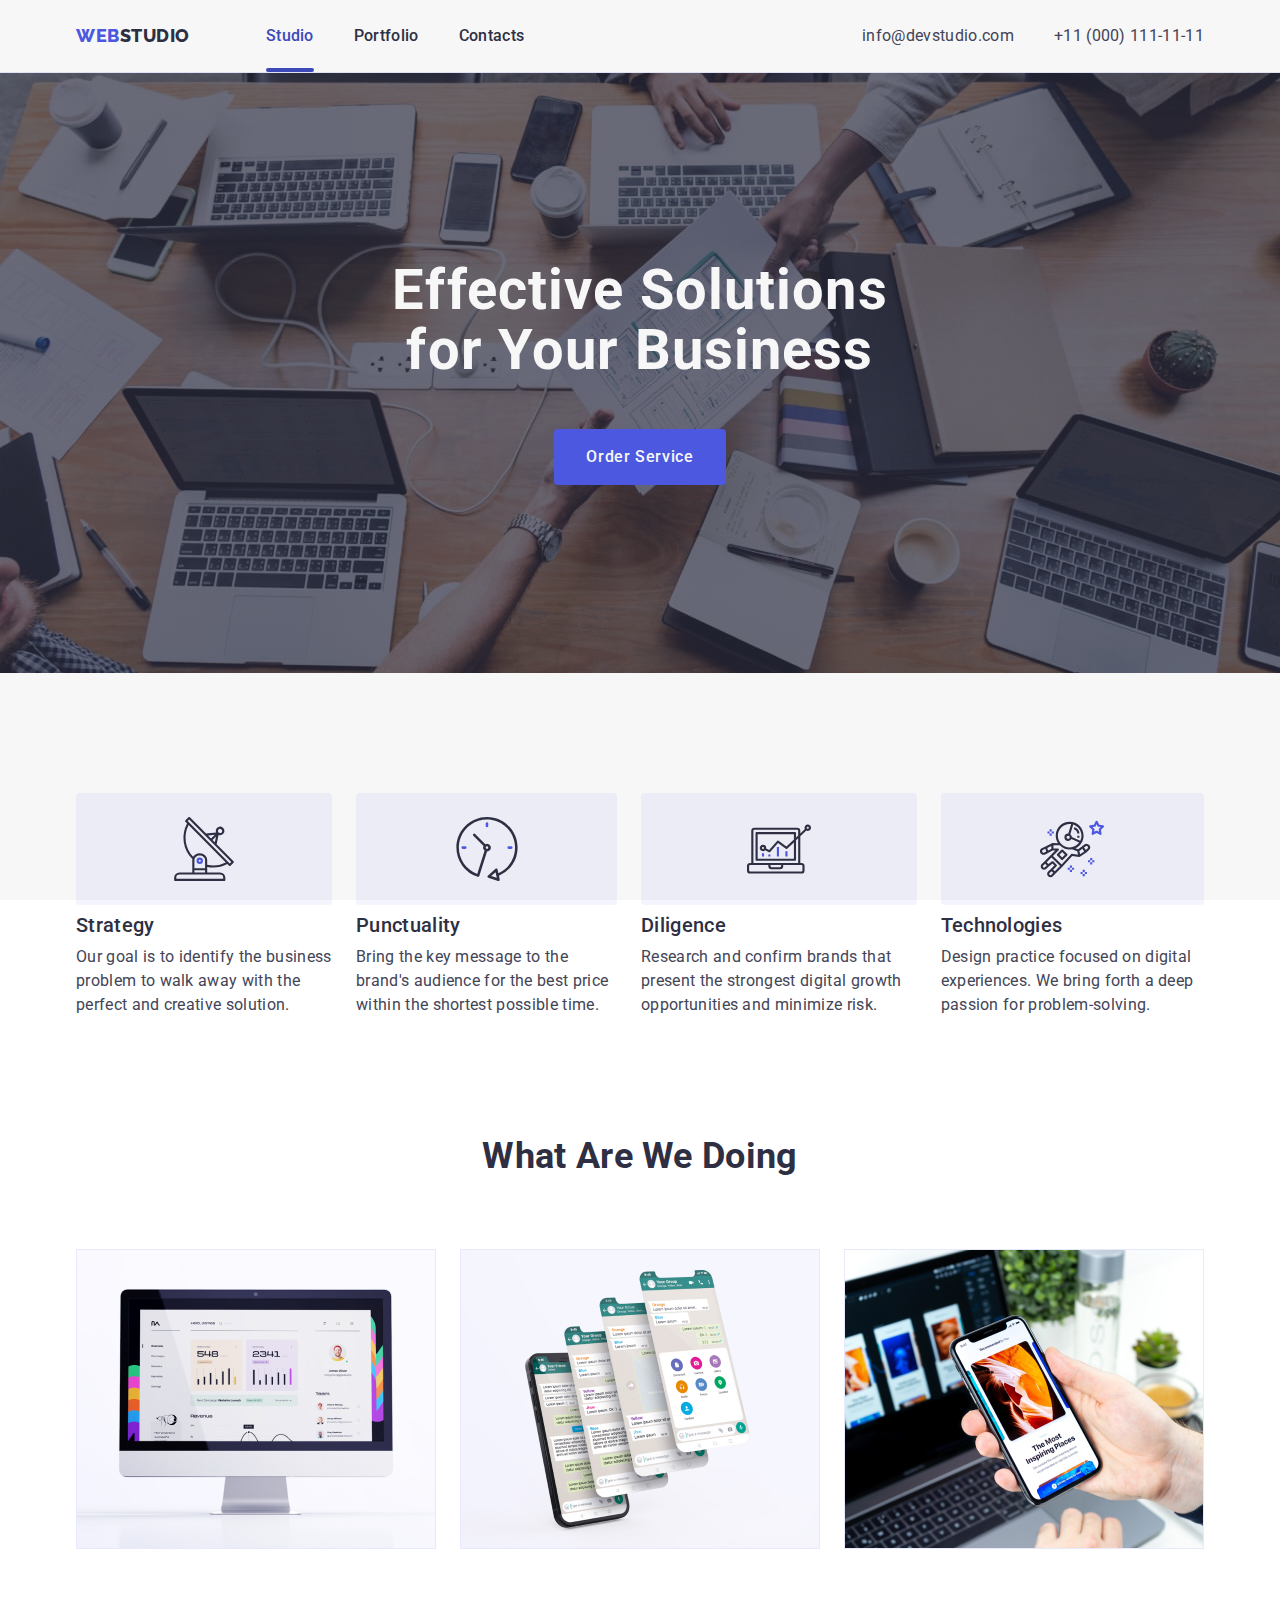
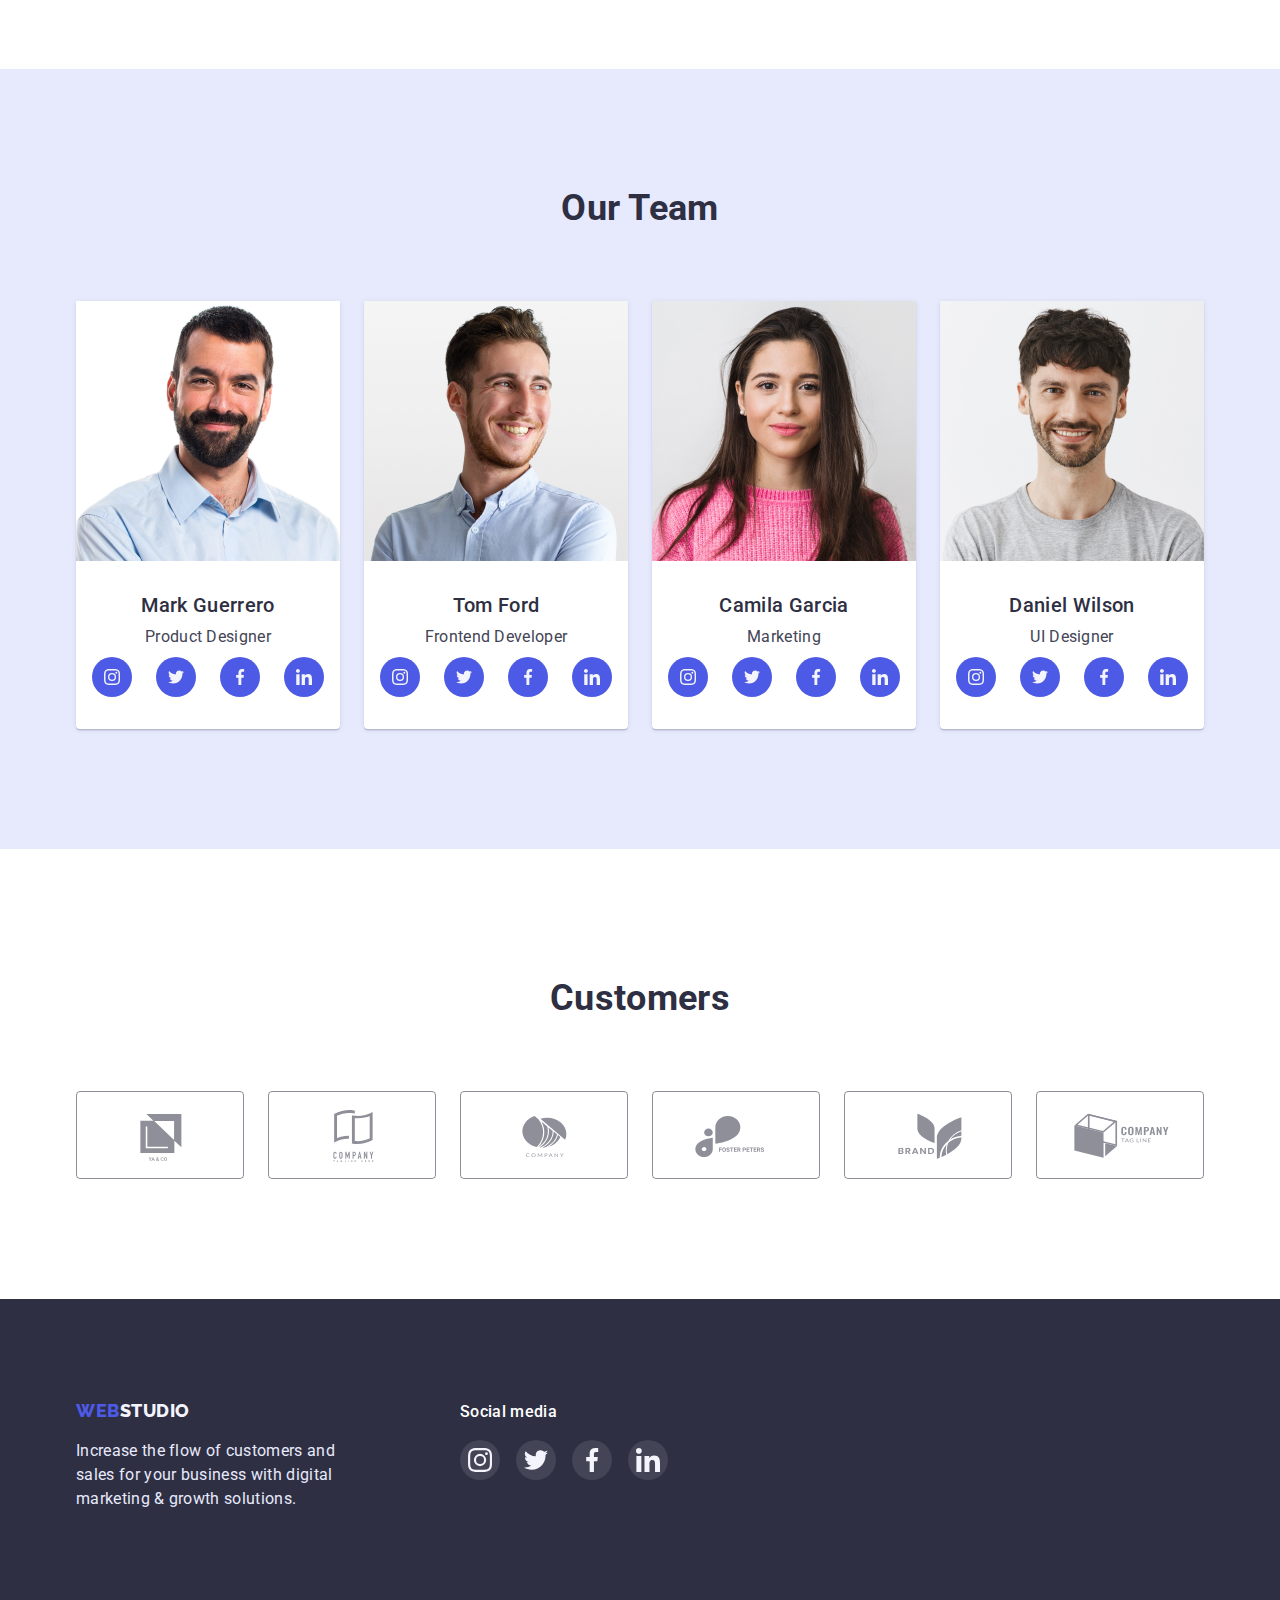
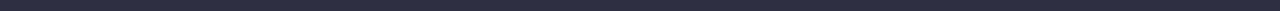
<file: index.html>
<!DOCTYPE html>
<html lang="en">
<head>
    <meta charset="UTF-8">
    <meta http-equiv="X-UA-Compatible" content="IE=edge">
    <meta name="viewport" content="width=device-width, initial-scale=1.0">
    <title>WebStudio</title>
    <link rel="preconnect" href="https://fonts.googleapis.com">
    <link rel="preconnect" href="https://fonts.gstatic.com" crossorigin>
    <link href="https://fonts.googleapis.com/css2?family=Raleway:wght@800&family=Roboto:wght@400;500;700;900&display=swap"
    rel="stylesheet">
    <link rel="stylesheet" href="https://cdnjs.cloudflare.com/ajax/libs/modern-normalize/1.1.0/modern-normalize.min.css">
    <link rel="stylesheet" href="./css/styles.css">
</head>
<body>  
    <header class="page-header">
        <div class="container head-list">
            <nav class="head-nav">
                <a href="./index.html" class="logo">
                    <span class="logo-web">Web</span>Studio</a>
            
                <ul class="site-nav list">
                    <li class="chapter"><a href="./index.html" class="link current">Studio</a></li>
                    <li class="chapter"><a href="./portfolio.html" class="link">Portfolio</a></li>
                    <li class="chapter"><a href="" class="link">Contacts</a></li>
                </ul>
            </nav>
            <address class="head-address">
                <ul class="address-nav list">
                    <li class="chapter"><a href="mailto:info@devstudio.com" class="ping">info@devstudio.com</a></li>
                    <li class="chapter"><a href="tel:+110001111111" class="ping">+11 (000) 111-11-11</a></li>
                </ul>
            </address>
        </div>
    </header>

    <main>
        <section class="section hero">
            <div class="container">
                <h1 class="main-title">Effective Solutions for Your Business</h1>
                <button type="button" class="push" data-modal-open>Order Service</button>
            </div>
        </section>
        
        <section class="section odds">
            <div class="container">
                <h2 class="section-title visually-hidden">Our advantages</h2>
                <ul class="advantages list">
                    <li class="chapter">
                        <h3 class="section-item">Strategy</h3>
                        <p class="item-description skills">Our goal is to identify the business
                            problem to walk away with the perfect and creative solution.</p>
                    </li>
                    <li class="chapter">
                        <h3 class="section-item">Punctuality</h3>
                        <p class="item-description skills">Bring the key message to the brand's audience for the best price within the shortest possible time.</p>
                    </li>
                    <li class="chapter">
                        <h3 class="section-item">Diligence</h3>
                        <p class="item-description skills">Research and confirm brands that present the strongest digital growth opportunities and minimize risk.
                        </p>
                    </li>
                    <li class="chapter">
                        <h3 class="section-item">Technologies</h3>
                        <p class="item-description skills">Design practice focused on digital experiences. We bring forth a deep passion for problem-solving.</p>
                    </li>
                </ul>
            </div>
        </section>
        
        <section class="section work">
            <div class="container">
                <h2 class="section-title">What Are We Doing</h2>
                <ul class="work-nav list">
                    <li class="chapter">
                        <img src="./images/doing1.jpg" alt="profile" width="360" height="300">
                    </li>
                    <li class="chapter">
                        <img src="./images/doing2.jpg" alt="apps" width="360" height="300">
                    </li>
                    <li class="chapter">
                        <img src="./images/doing3.jpg" alt="pictures" width="360" height="300">
                    </li>
                </ul>
            </div>
        </section>
        
        <section class="section tint">
            <div class="container">
                <h2 class="section-title">Our Team</h2>
                <ul class="team-nav list">
                    <li class="chapter">
                        <img src="./images/team1.jpg" alt="Mark Guerrero" width="264" height="260">
                        <div class="team-name">
                            <h3 class="section-item">Mark Guerrero</h3>
                            <p class="item-description">Product Designer</p>
                            <ul class="team-link">
                                <li class="team-social">
                                    <a href="" class="btn-social">
                                        <svg class="icon-team-social">
                                            <use href="./images/icons.svg#icon-instagram"></use>
                                        </svg>
                                    </a>
                                </li>
                                <li class="team-social">
                                    <a href="" class="btn-social">
                                        <svg class="icon-team-social">
                                            <use href="./images/icons.svg#icon-twitter"></use>
                                        </svg>
                                    </a>
                                </li>
                                <li class="team-social">
                                    <a href="" class="btn-social">
                                        <svg class="icon-team-social">
                                            <use href="./images/icons.svg#icon-facebook"></use>
                                        </svg>
                                    </a>
                                </li>
                                <li class="team-social">
                                    <a href="" class="btn-social">
                                        <svg class="icon-team-social">
                                            <use href="./images/icons.svg#icon-linkedin"></use>
                                        </svg>
                                    </a>
                                </li>
                            </ul>
                        </div>
                    </li>
                    <li class="chapter">
                        <img src="./images/team2.jpg" alt="Tom Ford" width="264" height="260">
                        <div class="team-name">
                            <h3 class="section-item">Tom Ford</h3>
                            <p class="item-description">Frontend Developer</p>
                            <ul class="team-link">
                                <li class="team-social">
                                    <a href="" class="btn-social">
                                        <svg class="icon-team-social">
                                            <use href="./images/icons.svg#icon-instagram"></use>
                                        </svg>
                                    </a>
                                </li>
                                <li class="team-social">
                                    <a href="" class="btn-social">
                                        <svg class="icon-team-social">
                                            <use href="./images/icons.svg#icon-twitter"></use>
                                        </svg>
                                    </a>
                                </li>
                                <li class="team-social">
                                    <a href="" class="btn-social">
                                        <svg class="icon-team-social">
                                            <use href="./images/icons.svg#icon-facebook"></use>
                                        </svg>
                                    </a>
                                </li>
                                <li class="team-social">
                                    <a href="" class="btn-social">
                                        <svg class="icon-team-social">
                                            <use href="./images/icons.svg#icon-linkedin"></use>
                                        </svg>
                                    </a>
                                </li>
                            </ul>
                        </div>
                    </li>
                    <li class="chapter">
                        <img src="./images/team3.jpg" alt="Camila Garcia" width="264" height="260">
                        <div class="team-name">
                            <h3 class="section-item">Camila Garcia</h3>
                            <p class="item-description">Marketing</p>
                            <ul class="team-link">
                                <li class="team-social">
                                    <a href="" class="btn-social">
                                        <svg class="icon-team-social">
                                            <use href="./images/icons.svg#icon-instagram"></use>
                                        </svg>
                                    </a>
                                </li>
                                <li class="team-social">
                                    <a href="" class="btn-social">
                                        <svg class="icon-team-social">
                                            <use href="./images/icons.svg#icon-twitter"></use>
                                        </svg>
                                    </a>
                                </li>
                                <li class="team-social">
                                    <a href="" class="btn-social">
                                        <svg class="icon-team-social">
                                            <use href="./images/icons.svg#icon-facebook"></use>
                                        </svg>
                                    </a>
                                </li>
                                <li class="team-social">
                                    <a href="" class="btn-social">
                                        <svg class="icon-team-social">
                                            <use href="./images/icons.svg#icon-linkedin"></use>
                                        </svg>
                                    </a>
                                </li>
                            </ul>
                        </div>
                    </li>
                    <li class="chapter">
                        <img src="./images/team4.jpg" alt="Daniel Wilson" width="264" height="260">
                        <div class="team-name">
                            <h3 class="section-item">Daniel Wilson</h3>
                            <p class="item-description">UI Designer</p>
                            <ul class="team-link">
                                <li class="team-social">
                                    <a href="" class="btn-social">
                                        <svg class="icon-team-social">
                                            <use href="./images/icons.svg#icon-instagram"></use>
                                        </svg>
                                    </a>
                                </li>
                                <li class="team-social">
                                    <a href="" class="btn-social">
                                        <svg class="icon-team-social">
                                            <use href="./images/icons.svg#icon-twitter"></use>
                                        </svg>
                                    </a>
                                </li>
                                <li class="team-social">
                                    <a href="" class="btn-social">
                                        <svg class="icon-team-social">
                                            <use href="./images/icons.svg#icon-facebook"></use>
                                        </svg>
                                    </a>
                                </li>
                                <li class="team-social">
                                    <a href="" class="btn-social">
                                        <svg class="icon-team-social">
                                            <use href="./images/icons.svg#icon-linkedin"></use>
                                        </svg>
                                    </a>
                                </li>
                            </ul>
                        </div>
                    </li>
                </ul>
            </div>
        </section>

        <section class="section customers">
            <div class="container">
                <h2 class="section-title">Customers</h2>
                <ul class="clients-list">
                    <li class="client">
                        <a href="" class="client-page">
                            <svg class="client-icon" width="104" height="56">
                                <use href="./images/icons.svg#icon-customer1"></use>
                            </svg>
                        </a>
                    </li>
                    <li class="client">
                        <a href="" class="client-page">
                            <svg class="client-icon" width="104" height="56">
                                <use href="./images/icons.svg#icon-customer2"></use>
                            </svg>
                        </a>
                    </li>
                    <li class="client">
                        <a href="" class="client-page">
                            <svg class="client-icon" width="104" height="56">
                                <use href="./images/icons.svg#icon-customer3"></use>
                            </svg>
                        </a>
                    </li>
                    <li class="client">
                        <a href="" class="client-page">
                            <svg class="client-icon" width="104" height="56">
                                <use href="./images/icons.svg#icon-customer4"></use>
                            </svg>
                        </a>
                    </li>
                    <li class="client">
                        <a href="" class="client-page">
                            <svg class="client-icon" width="104" height="56">
                                <use href="./images/icons.svg#icon-customer5"></use>
                            </svg>
                        </a>
                    </li>
                    <li class="client">
                        <a href="" class="client-page">
                            <svg class="client-icon" width="104" height="56">
                                <use href="./images/icons.svg#icon-customer6"></use>
                            </svg>
                        </a>
                    </li>
                </ul>
            </div>
        </section>
    </main>

    <footer class="section foot">
        <div class="container foot-info">
            <div class="foot-logo-end">
                <a href="./index.html" class="logo foot-part">
                    <span class="logo-web">Web</span>Studio</a>
                <p class="item-description">Increase the flow of customers and sales for your business with digital marketing & growth
                    solutions.</p>
            </div>
            <div class="foot-social-links">
                <p class="media">Social media</p>
                <ul class="social-list">
                    <li class="social-item">
                        <a href="" class="foot-link-back">
                            <svg class="foot-link-sign" width="24px" height="24px">
                                <use href="./images/icons.svg#icon-instagram-footer"></use>
                            </svg>
                        </a>
                    </li>
                    <li class="social-item">
                        <a href="" class="foot-link-back">
                            <svg class="foot-link-sign" width="24px" height="24px">
                                <use href="./images/icons.svg#icon-twitter-footer"></use>
                            </svg>
                        </a>
                    </li>
                    <li class="social-item">
                        <a href="" class="foot-link-back">
                            <svg class="foot-link-sign" width="24px" height="24px">
                                <use href="./images/icons.svg#icon-facebook-footer"></use>
                            </svg>
                        </a>
                    </li>
                    <li class="social-item">
                        <a href="" class="foot-link-back">
                            <svg class="foot-link-sign" width="24px" height="24px">
                                <use href="./images/icons.svg#icon-linkedin-footer"></use>
                            </svg>
                        </a>
                    </li>
                </ul>
            </div>
        </div>   
    </footer>

    <div class="backdrop is-hidden" data-modal>
        <div class="modal">
            <button type="button" class="modal-close" data-modal-close>
                <svg class="btn-modal" width="8" height="8">
                    <use href="./images/icons.svg#icon-modal-btn-default"></use>
                </svg>
            </button>
        </div>
    </div>

    <script src="./js/modal.js"></script>
</body>
</html>
</file>
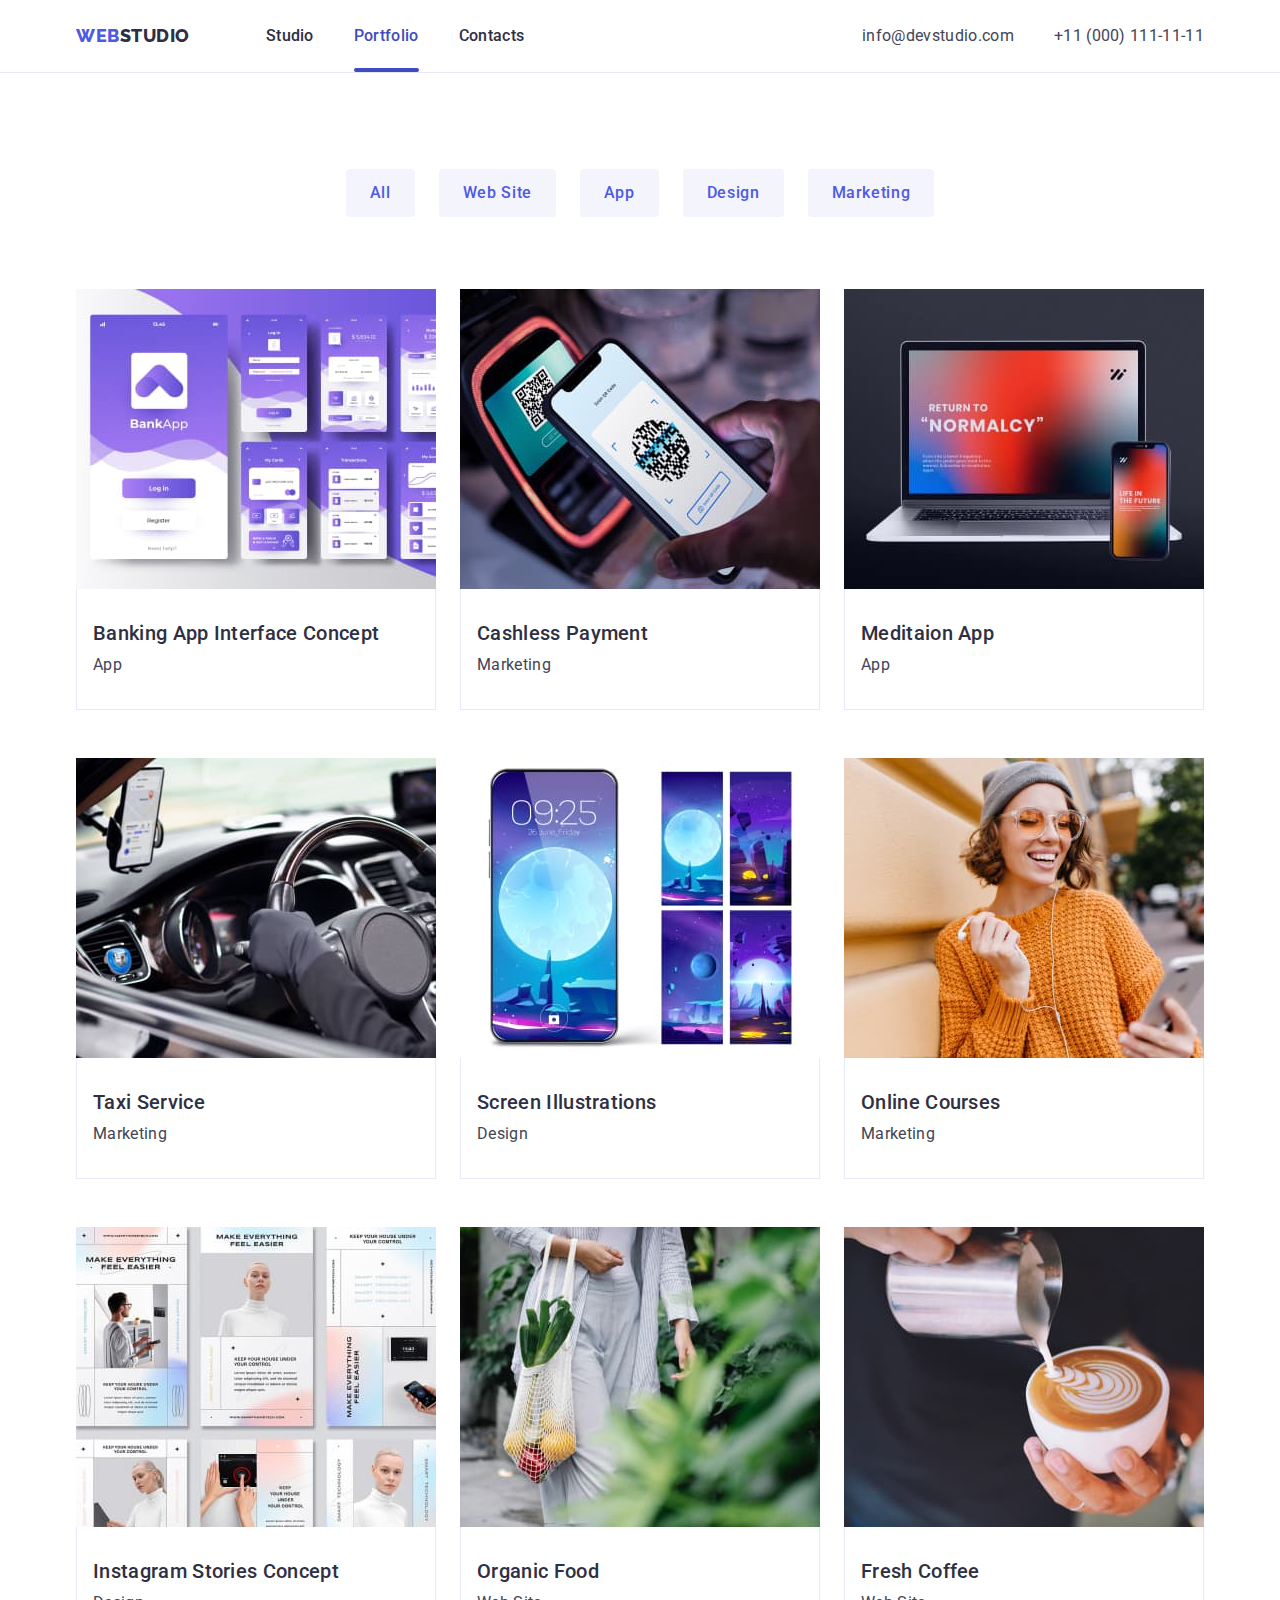
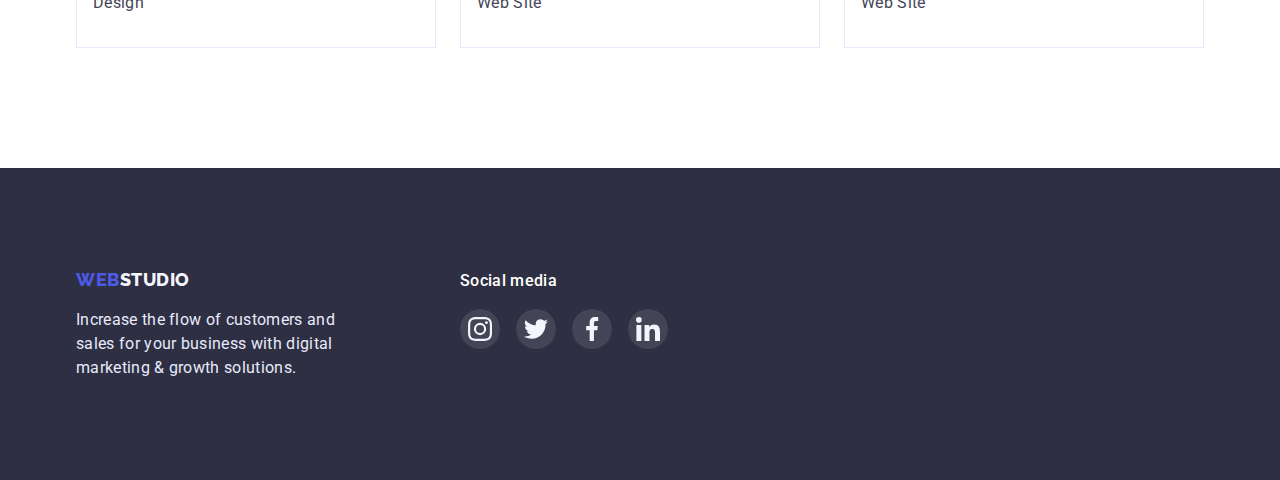
<file: portfolio.html>
<!DOCTYPE html>
<html lang="en">

<head>
    <meta charset="UTF-8">
    <meta http-equiv="X-UA-Compatible" content="IE=edge">
    <meta name="viewport" content="width=device-width, initial-scale=1.0">
    <title>Portfolio</title>
    <link rel="preconnect" href="https://fonts.googleapis.com">
    <link rel="preconnect" href="https://fonts.gstatic.com" crossorigin>
    <link href="https://fonts.googleapis.com/css2?family=Raleway:wght@800&family=Roboto:wght@400;500;700;900&display=swap"
    rel="stylesheet">
    <link rel="stylesheet" href="https://cdnjs.cloudflare.com/ajax/libs/modern-normalize/1.1.0/modern-normalize.min.css">
    <link rel="stylesheet" href="./css/styles.css">
</head>

<body>
    <header class="page-header">
        <div class="container head-list">
            <nav class="head-nav">
                <a href="./index.html" class="logo">
                    <span class="logo-web">Web</span>Studio</a>
    
                <ul class="site-nav list">
                    <li class="chapter"><a href="./index.html" class="link">Studio</a></li>
                    <li class="chapter"><a href="./portfolio.html" class="link current">Portfolio</a></li>
                    <li class="chapter"><a href="" class="link">Contacts</a></li>
                </ul>
            </nav>
            <address class="head-address">
                <ul class="address-nav list">
                    <li class="chapter"><a href="mailto:info@devstudio.com" class="ping">info@devstudio.com</a></li>
                    <li class="chapter"><a href="tel:+110001111111" class="ping">+11 (000) 111-11-11</a></li>
                </ul>
            </address>
        </div>
    </header>

    <main>
        <section class="section options">
            <div class="container">
                <h1 class="section-title visually-hidden">Examples of works</h1>
                <ul class="btn-list list">
                    <li class="chapter"><button type="button" class="btn-push">All</button></li>
                    <li class="chapter"><button type="button" class="btn-push">Web Site</button></li>
                    <li class="chapter"><button type="button" class="btn-push">App</button></li>
                    <li class="chapter"><button type="button" class="btn-push">Design</button></li>
                    <li class="chapter"><button type="button" class="btn-push">Marketing</button></li>
                </ul>
                
                <ul class="cards-nav list">
                    <li class="chapter">
                        <a href="#" class="galary">
                            <div class="img-product">
                                <img src="./images/banking-app-interface-oncept.jpg" alt="Interface of banking app" width="360" height="300">
                                <div class="card-product">
                                    <p class="card-text">14 Stylish and User-Friendly App Design Concepts · Task Manager App · Calorie Tracker App ·
                                        Exotic Fruit Ecommerce App ·
                                        Cloud Storage App</p>
                                </div>
                            </div>
                            <div class="card-name">
                                <h2 class="section-item">Banking App Interface Concept</h2>
                                <p class="item-description">App</p>
                            </div>
                        </a>
                    </li>
                    <li class="chapter">
                        <a href="#" class="galary">
                            <div class="img-product">
                                <img src="./images/cashless-payment.jpg" alt="Reading QR-code" width="360" height="300">
                                <div class="card-product">
                                    <p class="card-text">14 Stylish and User-Friendly App Design Concepts · Task Manager App · Calorie Tracker App ·
                                        Exotic Fruit Ecommerce App ·
                                        Cloud Storage App</p>
                                </div>
                            </div>
                            <div class="card-name">
                                <h2 class="section-item">Cashless Payment</h2>
                                <p class="item-description">Marketing</p>
                            </div>
                        </a>
                    </li>
                    <li class="chapter">
                        <a href="#" class="galary">
                            <div class="img-product">
                                <img src="./images/meditaion-app.jpg" alt="Screens of notebook and smartphone" width="360" height="300">
                                <div class="card-product">
                                    <p class="card-text">14 Stylish and User-Friendly App Design Concepts · Task Manager App · Calorie Tracker App ·
                                        Exotic Fruit Ecommerce App ·
                                        Cloud Storage App</p>
                                </div>
                            </div>
                            <div class="card-name">
                                <h2 class="section-item">Meditaion App</h2>
                                <p class="item-description">App</p>
                            </div>
                        </a>
                    </li>
                    <li class="chapter">
                        <a href="#" class="galary">
                            <div class="img-product">
                                <img src="./images/taxi-service.jpg" alt="Driver's hands on the steering wheel" width="360" height="300">
                                <div class="card-product">
                                    <p class="card-text">14 Stylish and User-Friendly App Design Concepts · Task Manager App · Calorie Tracker App ·
                                        Exotic Fruit Ecommerce App ·
                                        Cloud Storage App</p>
                                </div>
                            </div>
                            <div class="card-name">
                                <h2 class="section-item">Taxi Service</h2>
                                <p class="item-description">Marketing</p>
                            </div>
                        </a>
                    </li>
                    <li class="chapter">
                        <a href="#" class="galary">
                            <div class="img-product">
                                <img src="./images/screen-illustrations.jpg" alt="Smartphon's wallpapers" width="360" height="300">
                                <div class="card-product">
                                    <p class="card-text">14 Stylish and User-Friendly App Design Concepts · Task Manager App · Calorie Tracker App ·
                                        Exotic Fruit Ecommerce App ·
                                        Cloud Storage App</p>
                                </div>
                            </div>
                            <div class="card-name">
                                <h2 class="section-item">Screen Illustrations</h2>
                                <p class="item-description">Design</p>
                            </div>
                        </a>
                    </li>
                    <li class="chapter">
                        <a href="#" class="galary">
                            <div class="img-product">
                                <img src="./images/online-courses.jpg" alt="Woman whith headphones" width="360" height="300">
                                <div class="card-product">
                                    <p class="card-text">14 Stylish and User-Friendly App Design Concepts · Task Manager App · Calorie Tracker App ·
                                        Exotic Fruit Ecommerce App ·
                                        Cloud Storage App</p>
                                </div>
                            </div>
                            <div class="card-name">
                                <h2 class="section-item">Online Courses</h2>
                                <p class="item-description">Marketing</p>
                            </div>
                        </a>
                    </li>
                    <li class="chapter">
                        <a href="#" class="galary">
                            <div class="img-product">
                                <img src="./images/instagram-stories-concept.jpg" alt="Instagram stories options" width="360" height="300">
                                <div class="card-product">
                                    <p class="card-text">14 Stylish and User-Friendly App Design Concepts · Task Manager App · Calorie Tracker App ·
                                        Exotic Fruit Ecommerce App ·
                                        Cloud Storage App</p>
                                </div>
                            </div>
                            <div class="card-name">
                                <h2 class="section-item">Instagram Stories Concept</h2>
                                <p class="item-description">Design</p>
                            </div>
                        </a>
                    </li>
                    <li class="chapter">
                        <a href="#" class="galary">
                            <div class="img-product">
                                <img src="./images/organic-food.jpg" alt="Women with a bag of vegetables" width="360" height="300">
                                <div class="card-product">
                                    <p class="card-text">14 Stylish and User-Friendly App Design Concepts · Task Manager App · Calorie Tracker App ·
                                        Exotic Fruit Ecommerce App ·
                                        Cloud Storage App</p>
                                </div>
                            </div>
                            <div class="card-name">
                                <h2 class="section-item">Organic Food</h2>
                                <p class="item-description">Web Site</p>
                            </div>
                        </a>
                    </li>
                    <li class="chapter">
                        <a href="#" class="galary">
                            <div class="img-product">
                                <img src="./images/fresh-coffee.jpg" alt="Milk in coffee" width="360" height="300">
                                <div class="card-product">
                                    <p class="card-text">14 Stylish and User-Friendly App Design Concepts · Task Manager App · Calorie Tracker App ·
                                        Exotic Fruit Ecommerce App ·
                                        Cloud Storage App</p>
                                </div>
                            </div>
                            <div class="card-name">
                                <h2 class="section-item">Fresh Coffee</h2>
                                <p class="item-description">Web Site</p>
                            </div>
                        </a>
                    </li>
                </ul>
            </div>
        </section>
    </main>

    <footer class="section foot">
        <div class="container foot-info">
            <div class="foot-logo-end">
                <a href="./index.html" class="logo foot-part">
                    <span class="logo-web">Web</span>Studio</a>
                <p class="item-description">Increase the flow of customers and sales for your business with digital
                    marketing & growth
                    solutions.</p>
            </div>
            <div class="foot-social-links">
                <h2 class="media">Social media</h2>
                <ul class="social-list">
                    <li class="social-item">
                        <a href="" class="foot-link-back">
                            <svg class="foot-link-sign" width="24px" height="24px">
                                <use href="./images/icons.svg#icon-instagram-footer"></use>
                            </svg>
                        </a>
                    </li>
                    <li class="social-item">
                        <a href="" class="foot-link-back">
                            <svg class="foot-link-sign" width="24px" height="24px">
                                <use href="./images/icons.svg#icon-twitter-footer"></use>
                            </svg>
                        </a>
                    </li>
                    <li class="social-item">
                        <a href="" class="foot-link-back">
                            <svg class="foot-link-sign" width="24px" height="24px">
                                <use href="./images/icons.svg#icon-facebook-footer"></use>
                            </svg>
                        </a>
                    </li>
                    <li class="social-item">
                        <a href="" class="foot-link-back">
                            <svg class="foot-link-sign" width="24px" height="24px">
                                <use href="./images/icons.svg#icon-linkedin-footer"></use>
                            </svg>
                        </a>
                    </li>
                </ul>
            </div>
        </div>
    </footer>
    
</body>
</html>
</file>
<file: css/styles.css>
:root {
  --primary-background-color: #ffffff;
  --secondary-background-color: #2E2F42;
  --hero-text-color: #ffffff;
  --header-background-color: #E7E9FC;
  --footer-text-color: #E7E9FC;
  --main-text-color: #434456;
  --title-text-color: #2e2f42;
  --accent-color: #404BBF;
  --logo-part-color: #4d5ae5;
  --footer-logo-part: #F4F4FD;
  --footer-social-hover: #31D0AA;
  --custumer-logo-color: #8e8f99;
  --modal-bg-color: #FCFCFC;
  --modal-btn-color: #000000;

  --animation-function: cubic-bezier(0.4, 0, 0.2, 1);
  --animation-duration: 250ms;
}

/* Modal */

.backdrop {
  transition: opacity 250ms var(--animation-duration);
  position: fixed;
  top: 0;
  left: 0;
  right: 0;
  bottom: 0;
  background: rgba(46, 47, 66, 0.4);

  opacity: 1;
}

.backdrop.is-hidden {
  opacity: 0.1;
  pointer-events: none;
  /* visibility: ; */
}

.backdrop.is-hidden .modal {
  transform: translate(-50%, -50%) rotate(180deg) scale(1.8, 1.8);
  opacity: 0;
}

.modal {
  position: absolute;
  top: 50%;
  left: 50%;
  transform: translate(-50%, -50%) rotate(0) scale(1, 1);
  transition: transform 400ms var(--animation-function),
  box-shadow var(--animation-duration) var(--animation-function),
  opacity 400ms var(--animation-function);
  opacity: 1;

  width: 408px;
  height: 576px;
  background-color: var(--modal-bg-color);
  box-shadow: 0px 1px 1px rgba(0, 0, 0, 0.14), 0px 1px 3px rgba(0, 0, 0, 0.12), 0px 2px 1px rgba(0, 0, 0, 0.2);
  border-radius: 4px;
}

.modal-close {
  position: absolute;
  transition: background-color var(--animation-duration) var(--animation-function);

  display: flex;
  top: 24px;
  right: 24px;
  align-items: center;
  justify-content: center;
  
  cursor: pointer;
  width: 24px;
  height: 24px;
  border-radius: 50%;
  border: 1px solid rgba(0, 0, 0, 0.1);
  background-color: var(--header-background-color);
}

.btn-modal {
  transition: fill var(--animation-duration) var(--animation-function);
  fill: currentColor;
}

.modal-close:hover,
.modal-close:focus {
  border-color: var(--accent-color);
  background-color: var(--accent-color);
}

.modal-close:hover .btn-modal,
.modal-close:focus .btn-modal {
  fill: var(--hero-text-color);
}

/* body */

body {
  margin: 0;
  background-color: var(--primary-background-color);
  color: var(--main-text-color);

  font-family: 'Roboto', sans-serif;
  letter-spacing: 0.02em;
  font-size: 16px;
  line-height: 1.5;
}

.container { 
  width: 1158px;
  margin: 0 auto;
  padding-left: 15px;
  padding-right: 15px;

  /* outline: 2px solid green; */
}
/* .logo,
.chapter {
  outline: 1px solid red;
} */

.list {
  list-style: none;
  margin: 0;
}

/* header */

.page-header {
  border-bottom: 1px solid var(--header-background-color);
}

.logo {
  margin-right: 76px;
  color: var(--title-text-color);

  font-family: 'Raleway', sans-serif;
  font-weight: 800;
  font-size: 18px;
  line-height: 1.33;
  letter-spacing: 0.03em;
  text-transform: uppercase;
  text-decoration-line: none;
}

.logo-web {
  color: var(--logo-part-color);
}

.site-nav .link.current {
  position: relative;
  color: var(--accent-color);
}

.site-nav .link::after,
.site-nav .link::after {
  content:'';
  position: absolute;
  left: 0;
  bottom: 0;
  display: block;
  width: 100%;
  height: 4px;
  background-color: var(--accent-color);
  border-radius: 2px;

  transform: scale(0, 0);
  transition: transform var(--animation-duration) var(--animation-function) 100ms;
}

.site-nav .link:hover::after,
.site-nav .link:focus::after {
  transform: scale(1, 1);
}

.site-nav .link.current::after {
  content: '';
  position: absolute;
  left: 0;
  bottom: 0;
  display: block;
  width: 100%;
  height: 4px;
  background-color: var(--accent-color);
  border-radius: 2px;
  
  transform: scale(1);
}

.site-nav .link {
  position: relative;
  transition: color var(--animation-duration) var(--animation-function);

  display: block;
  padding-top: 24px;
  padding-bottom: 24px;

  color: var(--title-text-color);

  font-weight: 500;
  font-size: 16px;
  line-height: 1.5;
  text-decoration-line: none;
}
.site-nav .link:hover,
.site-nav .link:focus {
  color: var(--accent-color);
}

.site-nav {
  display: flex;
}

.site-nav .chapter:not(:last-child) {
  margin-right: 40px;
}

.ping {
  transition: color var(--animation-duration) var(--animation-function);

  color: var(--main-text-color);

  font-style: normal;
  font-size: 16px;
  line-height: 1.5;
  text-decoration-line: none;
}

.address-nav .ping:hover,
.address-nav .ping:focus {
  color: var(--accent-color);
}

.address-nav {
  display: flex;
}

.address-nav .chapter+.chapter {
  margin-left: 40px;
}
/* .address-nav .chapter:not(:last-child) {
  margin-right: 40px;
} */

.address-nav .ping {
  display: block;
}

.head-nav {
  display: flex;
  align-items: center;
  justify-content: flex-start;
}

.container.head-list {
  display: flex;
  align-items: center;
  justify-content: space-between;
}

/* main hero */

.section.hero {
  padding-top: 188px;
  padding-bottom: 188px;
  max-width: 1440px;
  height: 600px;
  margin-left: auto;
  margin-right: auto;
  background-image: linear-gradient(
    to right,
    rgba(46, 47, 66, 0.7),
    rgba(46, 47, 66, 0.7)
  ),
  url(../images/people-office.jpg);
  background-color: var(--secondary-background-color);
  background-repeat: no-repeat;
  background-position: center;
  background-size: cover;
}

.hero .container {
  
  text-align: center;
}

.container .main-title {
  margin: 0 auto 48px;
  text-align: center;

  color: var(--hero-text-color);
  width: 496px;

  font-weight: 700;
  font-size: 56px;
  line-height: 1.07;
  letter-spacing: 0.02em;
}

.push {
  transition: background-color var(--animation-duration) var(--animation-function);

  border-radius: 4px;
  margin: 0;
  padding: 16px 32px;
  min-width: 169px;
  border: none;

  background-color: var(--logo-part-color);
  color: var(--hero-text-color);
  cursor: pointer;

  font-family: inherit;
  font-weight: 500;
  font-size: 16px;
  line-height: 1.5;
  text-align: center;
  letter-spacing: 0.04em;
}

.push:hover,
.push:focus {
  background-color: var(--accent-color);
}

/* main */

img {
  display: block;
}

ul {
  padding: 0;
}

.section.work {
  padding-bottom: 120px;
}

.item-description {
  margin: 0;
}

.tint {
  background-color: var(--header-background-color);
}

.section-title,
.section-item {
  color: var(--title-text-color);
}

.section-title {
  margin-top: 0;
  margin-bottom: 72px;
  font-weight: 700;
  font-size: 36px;
  line-height: 1.11;
  text-align: center;
}

.section-item {
  margin-top: 0;
  margin-right: auto;
  margin-bottom: 8px;
  
  font-weight: 500;
  font-size: 20px;
  line-height: 1.2;
}

/* Advantages */

.section.odds {
  padding-top: 120px;
  padding-bottom: 120px;
}

.advantages.list {
  display: flex;
}

.advantages .chapter:not(:last-child) {
  margin-right: 24px;
}
/* .advantages .chapter + .chapter {
  margin-left: 24px;
} */

.advantages .chapter {
  width: calc((100%-24px*3)/4);
}

.advantages .chapter::before {
  content: '';
  display: block;
  height: 112px;
  margin-bottom: 8px;
  background-color: var(--footer-logo-part);
  border-radius: 4px;
  background-repeat: no-repeat;
  background-position: center;
}

.advantages .chapter:nth-child(1)::before {
  background-image: url(../images/antenna.svg);
}

.advantages .chapter:nth-child(2)::before {
  background-image: url(../images/clock.svg);
}

.advantages .chapter:nth-child(3)::before {
  background-image: url(../images/diagram.svg);
}

.advantages .chapter:nth-child(4)::before {
  background-image: url(../images/astronaut.svg);
}

/* Work */

.work-nav.list {
  display: flex;
}

.work-nav .chapter:not(:last-child) {
  margin-right: 24px;
}
/* .work-nav .chapter + .chapter {
  margin-left: 24px;
} */

/* Team */

.section.tint {
  max-width: 1440px;
  margin-left: auto;
  margin-right: auto;
  padding-top: 120px;
  padding-bottom: 120px;
}

.team-nav .chapter {
  background-color: var(--primary-background-color);
  box-shadow: 0px 1px 6px rgba(46, 47, 66, 0.08), 0px 1px 1px rgba(46, 47, 66, 0.16), 0px 2px 1px rgba(46, 47, 66, 0.08);
  border-radius: 0 0 4px 4px;
}

.team-nav.list {
  display: flex;
  text-align: center;
}

.team-nav .chapter:not(:last-child) {
  margin-right: 24px;
}
/* .team-nav .chapter + .chapter {
  margin-left: 24px;
} */

.team-name {
  padding: 32px 16px;
  text-align: center;
}

.team-name .item-description {
  margin-bottom: 8px;
}

.team-link {
  display: flex;
  list-style: none;
}

.team-social:not(:last-child) {
  margin-right: 24px;
}

.btn-social {
  transition: background-color var(--animation-duration) var(--animation-function);

  display: flex;
  justify-content: center;
  align-items: center;
  width: 40px;
  height: 40px;
  background-color: var(--logo-part-color);
  border-radius: 50%;
}

.btn-social:hover,
.btn-social:focus {
  background-color: var(--accent-color);
}

.icon-team-social {
  width: 16px;
  height: 16px;
  fill: var(--footer-logo-part);
}

/* Customers */

.section.customers {
  padding-top: 130px;
  padding-bottom: 120px;
}

.clients-list {
  display: flex;
  list-style: none;
}

.client:not(:last-child) {
  margin-right: 24px;
}

.client-page {
  transition: border var(--animation-duration) var(--animation-function);

  display: flex;
  justify-content: center;
  align-items: center;
  width: 168px;
  height: 88px;
  border: 1px solid var(--custumer-logo-color);
  border-radius: 4px;
}

.client-page:not(:last-child) {
  margin-right: 24px;
}

.client-icon {
  transition: fill var(--animation-duration) var(--animation-function);
  fill: var(--custumer-logo-color);
}

.client-page:hover,
.client-page:focus {
  border: 1px solid var(--accent-color);
}
.client-page:hover .client-icon,
.client-page:focus .client-icon {
  fill: var(--accent-color);
}

.clients-list {
  margin-top: 0;
  margin-bottom: 0;
}

/* footer */

footer {
  background-color: var(--secondary-background-color);
  color: var(--footer-text-color);
}

.section.foot {
  max-width: 1440px;
  margin-left: auto;
  margin-right: auto;
  padding-top: 100px;
  padding-bottom: 100px;
}

.foot-logo-end {
  margin-right: 120px;
}

.foot-part {
  color: var(--footer-logo-part);
}

.foot .item-description {
  width: 264px;
}

.logo.foot-part {
  display: block;
  margin: 0 0 16px;
}

.media {
  margin: 0 auto 16px 0;
  font-weight: 500;
  font-size: 16px;
  line-height: 1.5;
  letter-spacing: 0.02em;

  color: var(--hero-text-color);
}

.social-list {
  display: flex;
  margin: 0;
  text-align: center;
  list-style: none;
}

.social-item:not(:last-child) {
  margin-right: 16px;
}

.foot-link-back {
  transition: background-color var(--animation-duration) var(--animation-function);

  display: flex;
  justify-content: center;
  align-items: center;
  border-radius: 50%;
  width: 40px;
  height: 40px;
  background-color: rgba(255, 255, 255, 0.1);
}

.foot-link-back:hover,
.foot-link-back:focus {
  background-color: var(--footer-social-hover);
}

.foot-info {
  display: flex;
  align-items: baseline;
}

/* Portfolio */

.section.options {
  padding-top: 96px;
  padding-bottom: 120px;
}

.btn-list {
  margin-bottom: 72px;
}

/* Portfolio's buttons */

.btn-push {
  transition: background-color var(--animation-duration) var(--animation-function),
  color var(--animation-duration) var(--animation-function),
  box-shadow var(--animation-duration) var(--animation-function);

  border-radius: 4px;
  padding: 12px 24px;
  min-width: 69px;
  border: transparent;

  background-color: var(--footer-logo-part);
  color: var(--logo-part-color);
  cursor: pointer;

  font-family: inherit;
  font-weight: 500;
  font-size: 16px;
  line-height: 1.5;
  text-align: center;
  letter-spacing: 0.04em;
}

.btn-push:hover,
.btn-push:focus {
  background-color: var(--accent-color);
  color: var(--hero-text-color);
  box-shadow: 0px 3px 1px rgba(0, 0, 0, 0.1), 0px 2px 1px rgba(0, 0, 0, 0.08), 0px 2px 2px rgba(0, 0, 0, 0.12);
}

.btn-list.list {
  display: flex;
  justify-content: center;
}

.btn-list .chapter:not(:last-child) {
  margin-right: 24px;
}
/* .btn-list .chapter + .chapter {
  margin-left: 24px;
} */

/* Portfolio's cards */

.cards-nav.list {
  display: flex;
  flex-wrap: wrap;
}

img {
  display: block;
}
.cards-nav .chapter {
  margin-right: 24px;
  margin-bottom: 48px;

  width: calc((100% - (24px * 2))/3);
}

.cards-nav .chapter:nth-child(3n) {
  margin-right: 0;
}

.cards-nav .chapter:nth-last-child(-n+3) {
  margin-bottom: 0;
}

.card-name {
  padding: 32px 16px;
  margin: 0;

  border: 1px solid var(--header-background-color);
  border-top: none;
}

/* Portfolio's galary */

.galary {
  transition: box-shadow var(--animation-duration) var(--animation-function);
  display: block;
  color: var(--main-text-color);
  
  text-decoration-line: none;
}

.chapter .galary:hover,
.chapter .galary:focus {
  box-shadow: 0px 1px 6px rgba(46, 47, 66, 0.08), 0px 1px 1px rgba(46, 47, 66, 0.16), 0px 2px 1px rgba(46, 47, 66, 0.08);
}

.img-product {
  position: relative;
  overflow: hidden;
}

.card-text {
  margin-top: 0;
  margin-bottom: auto;
}

.chapter .galary:hover .card-product,
.chapter .galary:focus .card-product {
  transform: translateY(0);
}

.card-product {
  position: absolute;
  top: 0;
  left: 0;
  transform: translateY(100%);
  transition: transform var(--animation-duration) var(--animation-function);

  width: 360px;
  height: 300px;
  padding: 40px 32px;

  background-color: rgba(77, 90, 229, 0.8);
  color: var(--footer-logo-part); 
}

/* Visually hidden */

.visually-hidden {
  position: absolute;
  width: 1px;
  height: 1px;
  margin: -1px;
  border: 0;
  padding: 0;

  white-space: nowrap;
  clip-path: inset(100%);
  clip: rect(0 0 0 0);
  overflow: hidden;
}
</file>
